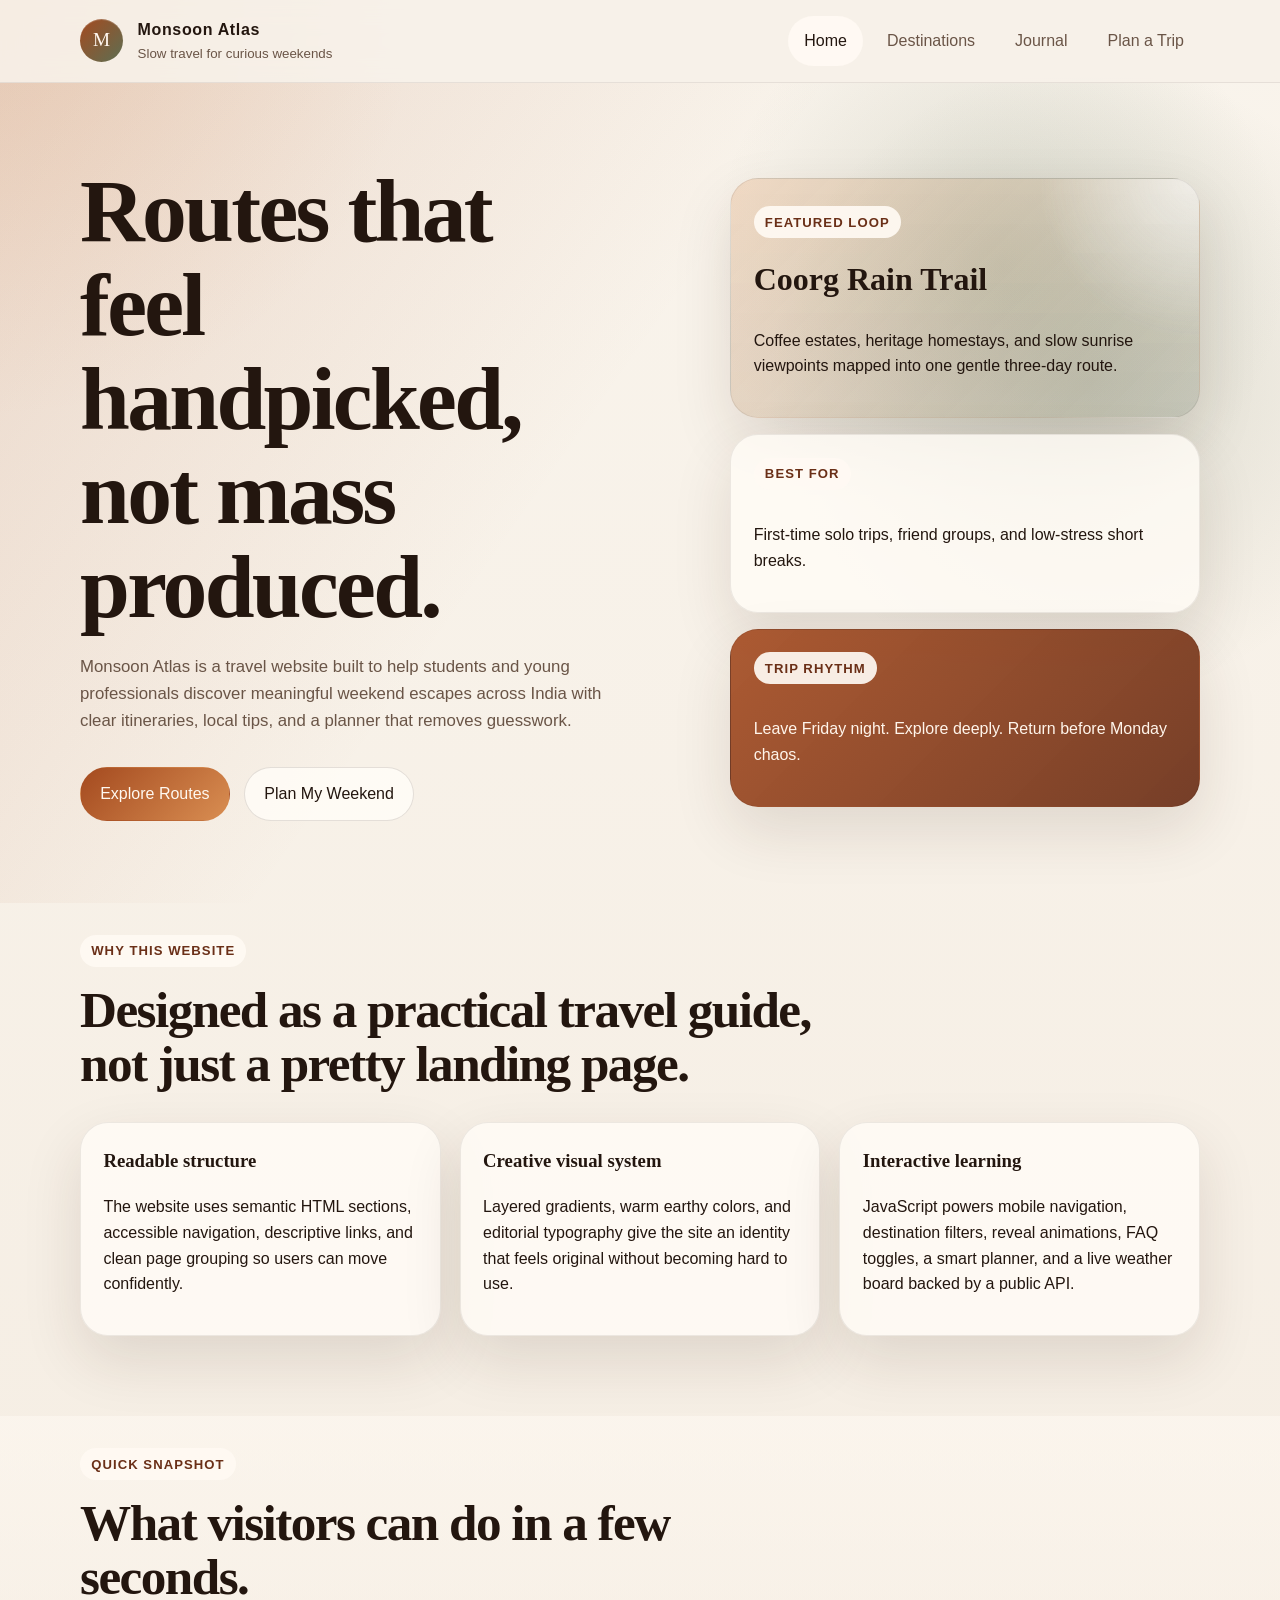
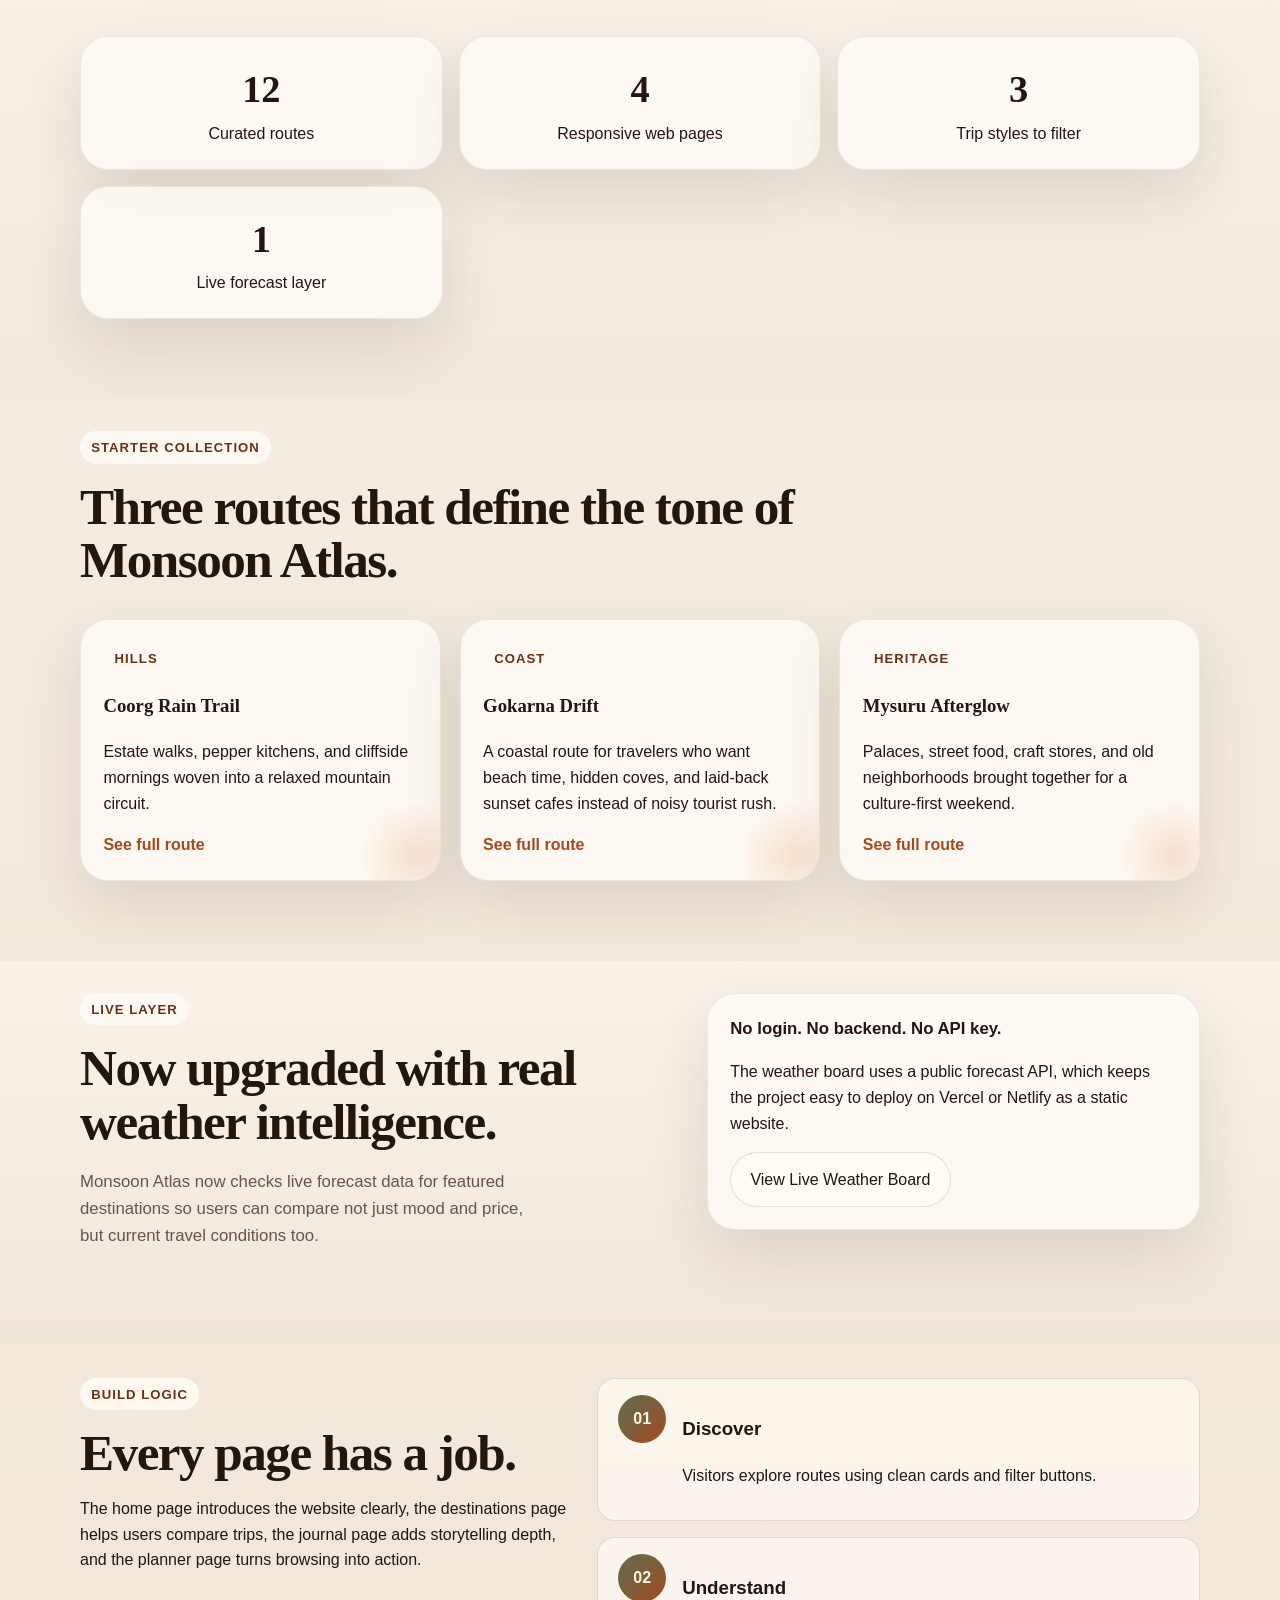
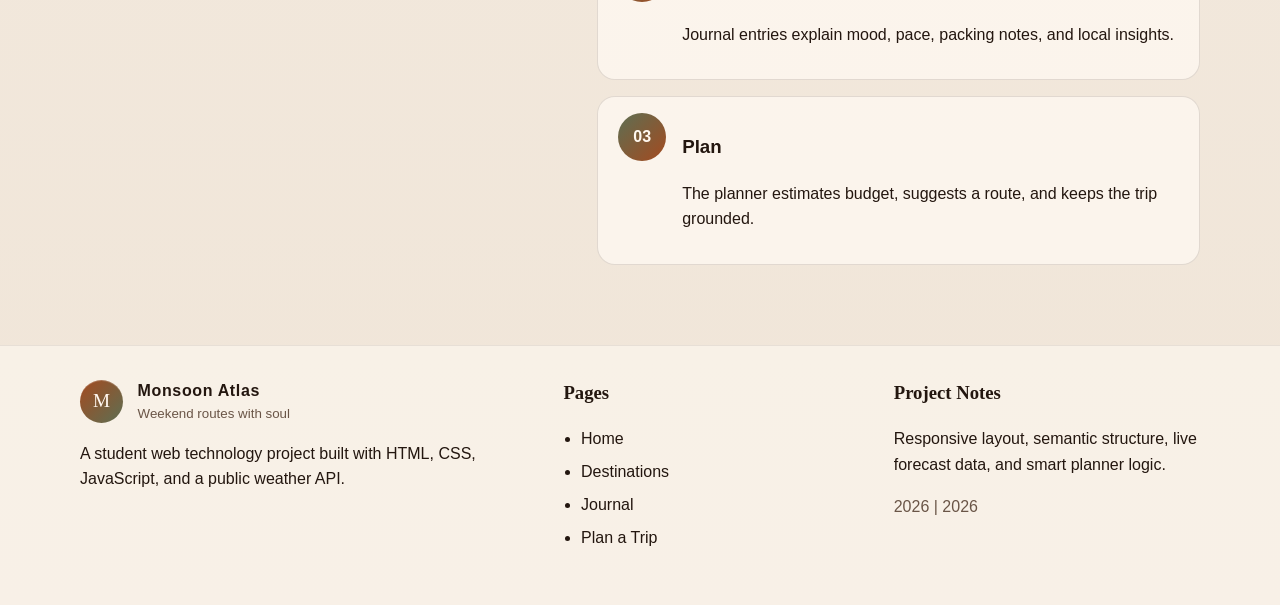
<file: index.html>
<!DOCTYPE html>
<html lang="en">
<head>
  <meta charset="UTF-8">
  <meta name="viewport" content="width=device-width, initial-scale=1.0">
  <title>Monsoon Atlas | Slow Travel for Curious Weekends</title>
  <meta
    name="description"
    content="Monsoon Atlas is a responsive travel website that curates soulful weekend routes, local stories, and easy planning tools."
  >
  <link rel="stylesheet" href="styles/main.css">
  <script src="scripts/main.js" defer></script>
</head>
<body>
  <div class="page-shell">
    <header class="site-header">
      <div class="container nav-wrap">
        <a class="brand" href="index.html" aria-label="Monsoon Atlas home">
          <span class="brand-mark">M</span>
          <span>
            <strong>Monsoon Atlas</strong>
            <small>Slow travel for curious weekends</small>
          </span>
        </a>

        <button class="menu-toggle" type="button" aria-expanded="false" aria-controls="site-nav">
          Menu
        </button>

        <nav id="site-nav" class="site-nav" aria-label="Primary">
          <a href="index.html">Home</a>
          <a href="destinations.html">Destinations</a>
          <a href="journal.html">Journal</a>
          <a href="contact.html">Plan a Trip</a>
        </nav>
      </div>
    </header>

    <main>
      <section class="hero">
        <div class="container hero-grid">
          <div class="hero-copy reveal">
            <!-- <p class="eyebrow">Activity 1 Web Project</p> -->
            <h1>Routes that feel handpicked, not mass produced.</h1>
            <p class="lead">
              Monsoon Atlas is a travel website built to help students and young professionals
              discover meaningful weekend escapes across India with clear itineraries, local tips,
              and a planner that removes guesswork.
            </p>
            <div class="hero-actions">
              <a class="button button-primary" href="destinations.html">Explore Routes</a>
              <a class="button button-secondary" href="contact.html">Plan My Weekend</a>
            </div>
          </div>

          <div class="hero-panel reveal">
            <div class="panel-card panel-card-large">
              <span class="kicker">Featured Loop</span>
              <h2>Coorg Rain Trail</h2>
              <p>
                Coffee estates, heritage homestays, and slow sunrise viewpoints mapped into one
                gentle three-day route.
              </p>
            </div>
            <div class="panel-card">
              <span class="kicker">Best For</span>
              <p>First-time solo trips, friend groups, and low-stress short breaks.</p>
            </div>
            <div class="panel-card accent-card">
              <span class="kicker">Trip Rhythm</span>
              <p>Leave Friday night. Explore deeply. Return before Monday chaos.</p>
            </div>
          </div>
        </div>
      </section>

      <section class="section">
        <div class="container">
          <div class="section-heading reveal">
            <p class="eyebrow">Why This Website</p>
            <h2>Designed as a practical travel guide, not just a pretty landing page.</h2>
          </div>

          <div class="grid grid-three">
            <article class="feature-card reveal">
              <h3>Readable structure</h3>
              <p>
                The website uses semantic HTML sections, accessible navigation, descriptive links,
                and clean page grouping so users can move confidently.
              </p>
            </article>
            <article class="feature-card reveal">
              <h3>Creative visual system</h3>
              <p>
                Layered gradients, warm earthy colors, and editorial typography give the site an
                identity that feels original without becoming hard to use.
              </p>
            </article>
            <article class="feature-card reveal">
              <h3>Interactive learning</h3>
              <p>
                JavaScript powers mobile navigation, destination filters, reveal animations, FAQ
                toggles, a smart planner, and a live weather board backed by a public API.
              </p>
            </article>
          </div>
        </div>
      </section>

      <section class="section section-highlight">
        <div class="container">
          <div class="section-heading reveal">
            <p class="eyebrow">Quick Snapshot</p>
            <h2>What visitors can do in a few seconds.</h2>
          </div>

          <div class="stats-grid">
            <article class="stat-card reveal">
              <strong>12</strong>
              <span>Curated routes</span>
            </article>
            <article class="stat-card reveal">
              <strong>4</strong>
              <span>Responsive web pages</span>
            </article>
            <article class="stat-card reveal">
              <strong>3</strong>
              <span>Trip styles to filter</span>
            </article>
            <article class="stat-card reveal">
              <strong>1</strong>
              <span>Live forecast layer</span>
            </article>
          </div>
        </div>
      </section>

      <section class="section">
        <div class="container">
          <div class="section-heading reveal">
            <p class="eyebrow">Starter Collection</p>
            <h2>Three routes that define the tone of Monsoon Atlas.</h2>
          </div>

          <div class="grid grid-three">
            <article class="trip-card reveal">
              <span class="trip-tag">Hills</span>
              <h3>Coorg Rain Trail</h3>
              <p>
                Estate walks, pepper kitchens, and cliffside mornings woven into a relaxed
                mountain circuit.
              </p>
              <a class="text-link" href="destinations.html">See full route</a>
            </article>

            <article class="trip-card reveal">
              <span class="trip-tag">Coast</span>
              <h3>Gokarna Drift</h3>
              <p>
                A coastal route for travelers who want beach time, hidden coves, and laid-back
                sunset cafes instead of noisy tourist rush.
              </p>
              <a class="text-link" href="destinations.html">See full route</a>
            </article>

            <article class="trip-card reveal">
              <span class="trip-tag">Heritage</span>
              <h3>Mysuru Afterglow</h3>
              <p>
                Palaces, street food, craft stores, and old neighborhoods brought together for a
                culture-first weekend.
              </p>
              <a class="text-link" href="destinations.html">See full route</a>
            </article>
          </div>
        </div>
      </section>

      <section class="section section-highlight">
        <div class="container api-banner reveal">
          <div>
            <p class="eyebrow">Live Layer</p>
            <h2>Now upgraded with real weather intelligence.</h2>
            <p class="lead narrow">
              Monsoon Atlas now checks live forecast data for featured destinations so users can
              compare not just mood and price, but current travel conditions too.
            </p>
          </div>
          <div class="api-banner-card">
            <strong>No login. No backend. No API key.</strong>
            <p>
              The weather board uses a public forecast API, which keeps the project easy to deploy
              on Vercel or Netlify as a static website.
            </p>
            <a class="button button-secondary" href="destinations.html">View Live Weather Board</a>
          </div>
        </div>
      </section>

      <section class="section">
        <div class="container split-panel">
          <div class="split-copy reveal">
            <p class="eyebrow">Build Logic</p>
            <h2>Every page has a job.</h2>
            <p>
              The home page introduces the website clearly, the destinations page helps users
              compare trips, the journal page adds storytelling depth, and the planner page turns
              browsing into action.
            </p>
          </div>

          <div class="process-list">
            <article class="process-step reveal">
              <span>01</span>
              <div>
                <h3>Discover</h3>
                <p>Visitors explore routes using clean cards and filter buttons.</p>
              </div>
            </article>
            <article class="process-step reveal">
              <span>02</span>
              <div>
                <h3>Understand</h3>
                <p>Journal entries explain mood, pace, packing notes, and local insights.</p>
              </div>
            </article>
            <article class="process-step reveal">
              <span>03</span>
              <div>
                <h3>Plan</h3>
                <p>The planner estimates budget, suggests a route, and keeps the trip grounded.</p>
              </div>
            </article>
          </div>
        </div>
      </section>
    </main>

    <footer class="site-footer">
      <div class="container footer-grid">
        <div>
          <a class="brand brand-footer" href="index.html">
            <span class="brand-mark">M</span>
            <span>
              <strong>Monsoon Atlas</strong>
              <small>Weekend routes with soul</small>
            </span>
          </a>
          <p>
            A student web technology project built with HTML, CSS, JavaScript, and a public weather API.
          </p>
        </div>

        <div>
          <h3>Pages</h3>
          <ul class="footer-links">
            <li><a href="index.html">Home</a></li>
            <li><a href="destinations.html">Destinations</a></li>
            <li><a href="journal.html">Journal</a></li>
            <li><a href="contact.html">Plan a Trip</a></li>
          </ul>
        </div>

        <div>
          <h3>Project Notes</h3>
          <p>Responsive layout, semantic structure, live forecast data, and smart planner logic.</p>
          <p class="footer-meta">2026 | <span data-year></span></p>
        </div>
      </div>
    </footer>
  </div>
</body>
</html>
</file>
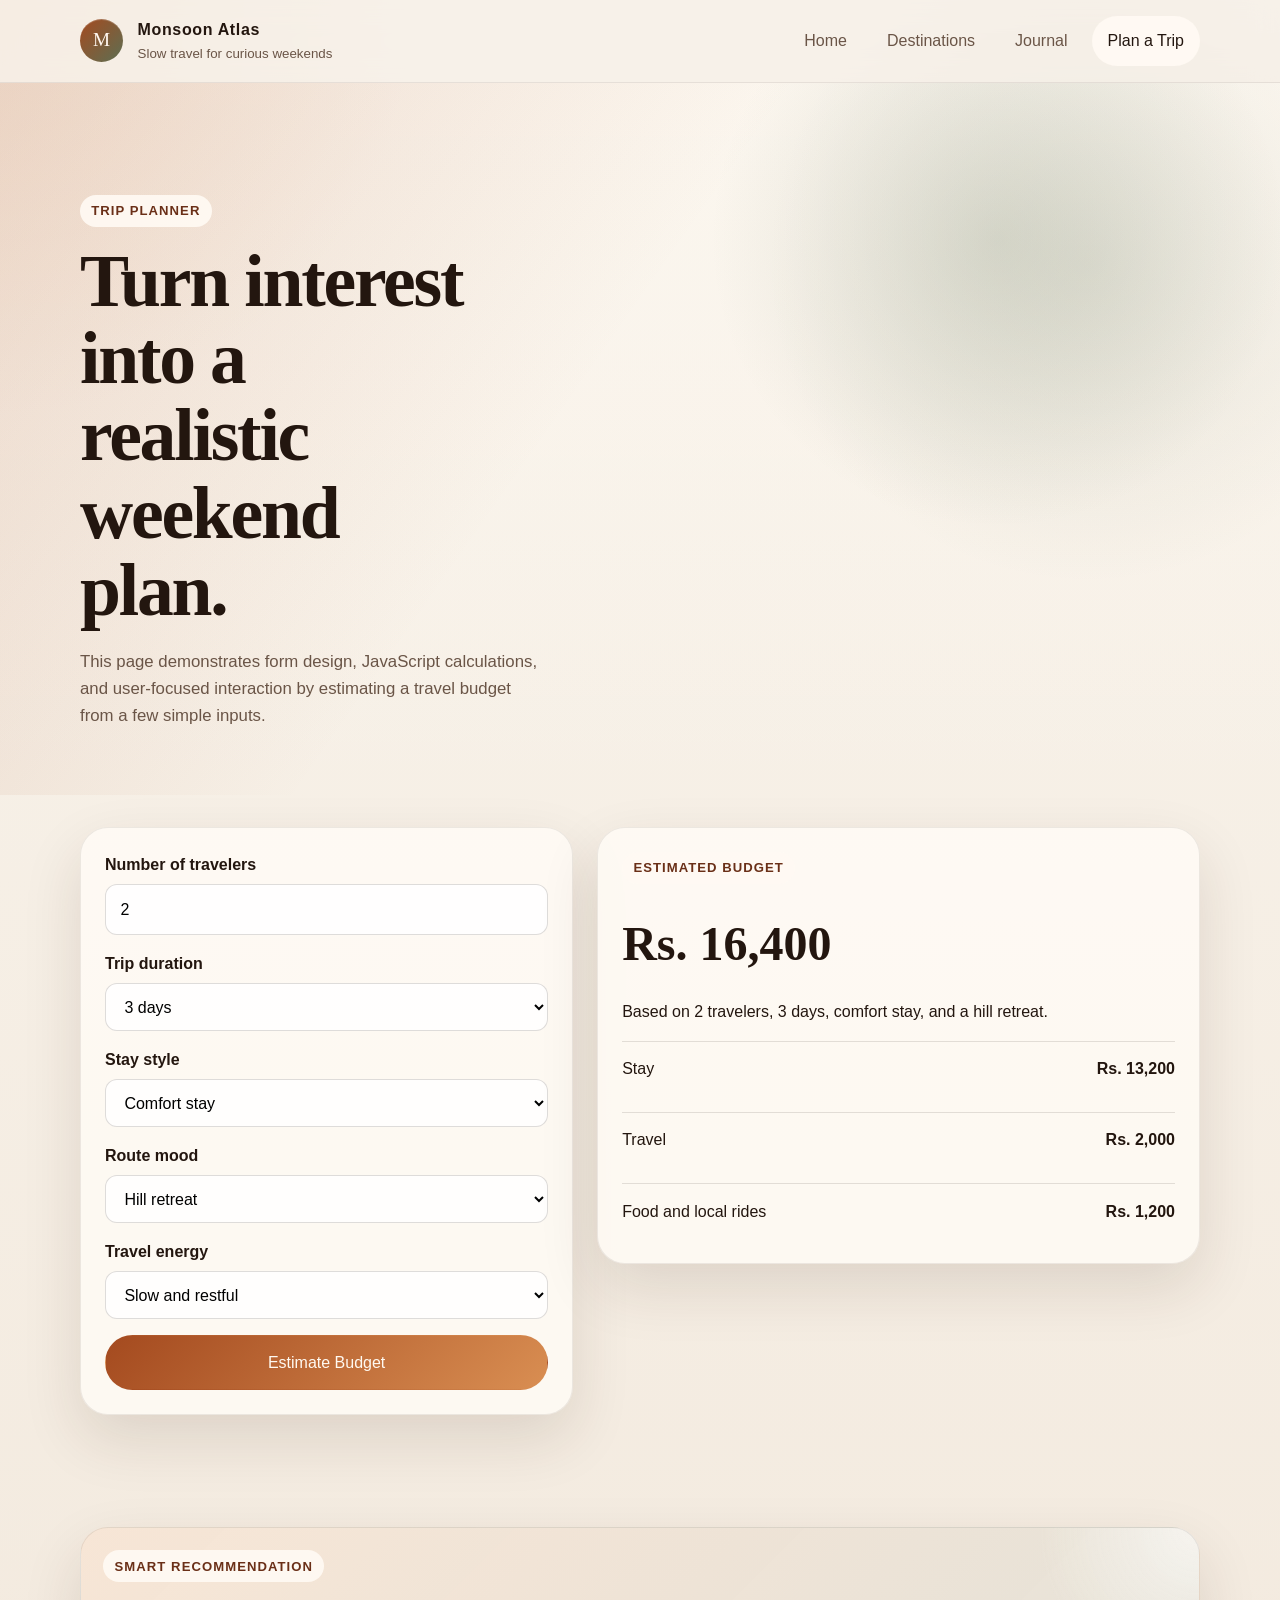
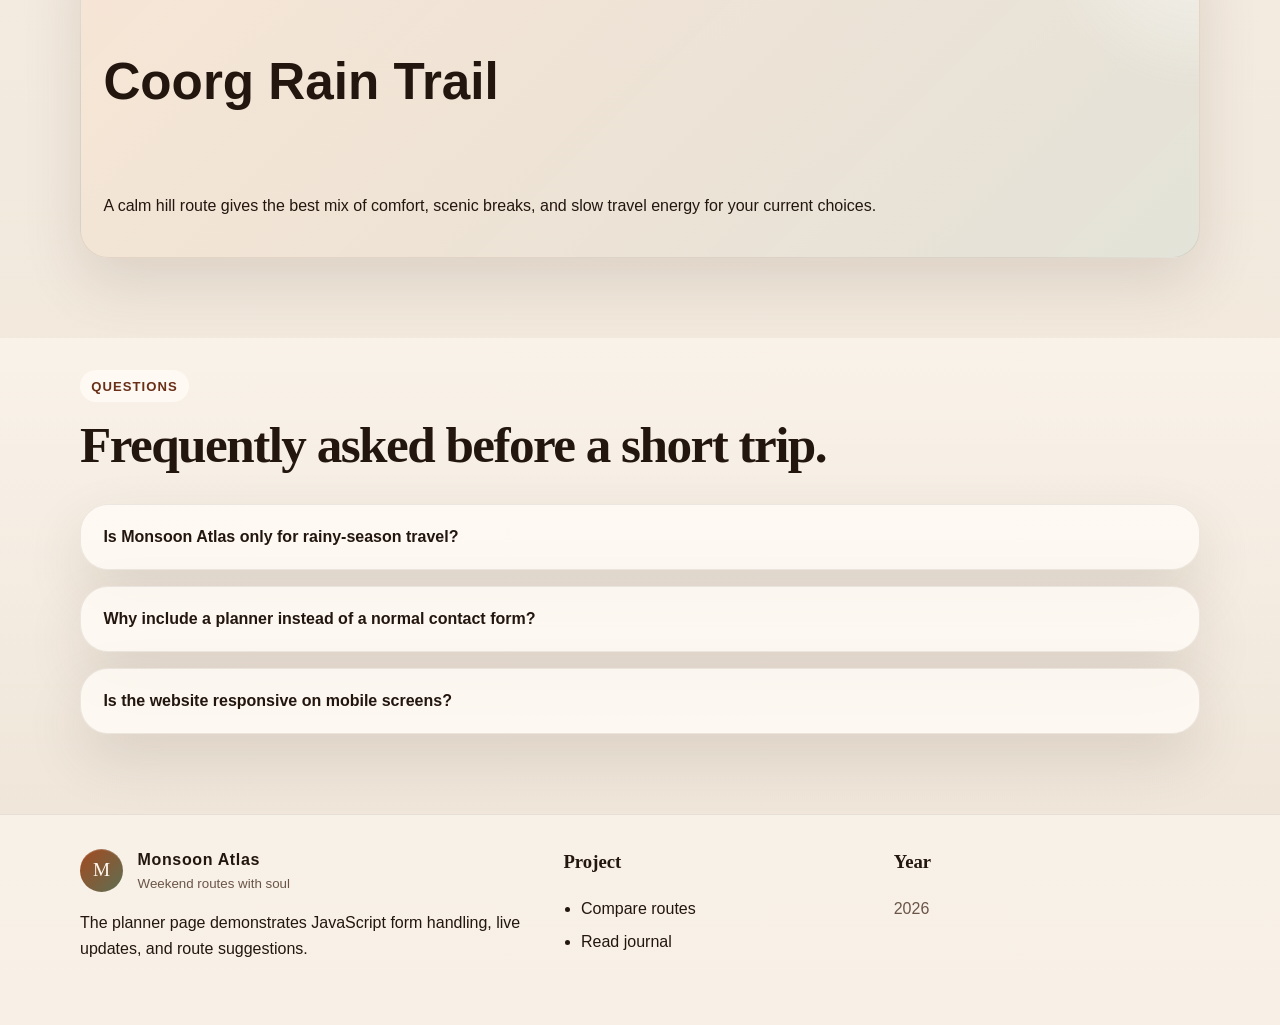
<file: contact.html>
<!DOCTYPE html>
<html lang="en">
<head>
  <meta charset="UTF-8">
  <meta name="viewport" content="width=device-width, initial-scale=1.0">
  <title>Plan a Trip | Monsoon Atlas</title>
  <meta
    name="description"
    content="Use the Monsoon Atlas trip planner to estimate a short-trip budget and read common travel FAQs."
  >
  <link rel="stylesheet" href="styles/main.css">
  <script src="scripts/main.js" defer></script>
</head>
<body>
  <div class="page-shell">
    <header class="site-header">
      <div class="container nav-wrap">
        <a class="brand" href="index.html" aria-label="Monsoon Atlas home">
          <span class="brand-mark">M</span>
          <span>
            <strong>Monsoon Atlas</strong>
            <small>Slow travel for curious weekends</small>
          </span>
        </a>

        <button class="menu-toggle" type="button" aria-expanded="false" aria-controls="site-nav">
          Menu
        </button>

        <nav id="site-nav" class="site-nav" aria-label="Primary">
          <a href="index.html">Home</a>
          <a href="destinations.html">Destinations</a>
          <a href="journal.html">Journal</a>
          <a href="contact.html">Plan a Trip</a>
        </nav>
      </div>
    </header>

    <main>
      <section class="page-hero page-hero-soft">
        <div class="container reveal">
          <p class="eyebrow">Trip Planner</p>
          <h1>Turn interest into a realistic weekend plan.</h1>
          <p class="lead narrow">
            This page demonstrates form design, JavaScript calculations, and user-focused
            interaction by estimating a travel budget from a few simple inputs.
          </p>
        </div>
      </section>

      <section class="section">
        <div class="container planner-grid">
          <form class="planner-form reveal" id="budget-form">
            <div class="form-row">
              <label for="travelers">Number of travelers</label>
              <input id="travelers" name="travelers" type="number" min="1" max="10" value="2">
            </div>

            <div class="form-row">
              <label for="days">Trip duration</label>
              <select id="days" name="days">
                <option value="2">2 days</option>
                <option value="3" selected>3 days</option>
                <option value="4">4 days</option>
              </select>
            </div>

            <div class="form-row">
              <label for="stay">Stay style</label>
              <select id="stay" name="stay">
                <option value="1200">Budget stay</option>
                <option value="2200" selected>Comfort stay</option>
                <option value="3600">Boutique stay</option>
              </select>
            </div>

            <div class="form-row">
              <label for="mood">Route mood</label>
              <select id="mood" name="mood">
                <option value="800">Coast escape</option>
                <option value="1000" selected>Hill retreat</option>
                <option value="900">Heritage trail</option>
              </select>
            </div>

            <div class="form-row">
              <label for="energy">Travel energy</label>
              <select id="energy" name="energy">
                <option value="slow" selected>Slow and restful</option>
                <option value="balanced">Balanced mix</option>
                <option value="active">Explore more</option>
              </select>
            </div>

            <button class="button button-primary" type="submit">Estimate Budget</button>
          </form>

          <aside class="budget-card reveal" aria-live="polite">
            <p class="eyebrow">Estimated Budget</p>
            <h2 id="budget-total">Rs. 9,800</h2>
            <p id="budget-note">
              Based on 2 travelers, 3 days, comfort stay, and a hill retreat route.
            </p>
            <div class="budget-breakdown">
              <p><span>Stay</span><strong id="stay-cost">Rs. 6,600</strong></p>
              <p><span>Travel</span><strong id="travel-cost">Rs. 2,000</strong></p>
              <p><span>Food and local rides</span><strong id="food-cost">Rs. 1,200</strong></p>
            </div>
          </aside>
        </div>
      </section>

      <section class="section">
        <div class="container">
          <article class="recommendation-card reveal" aria-live="polite">
            <div>
              <p class="eyebrow">Smart Recommendation</p>
              <h2 id="trip-match-title">Coorg Rain Trail</h2>
            </div>
            <p id="trip-match-text">
              Based on your current inputs, a calm hill route gives the best balance of weather,
              comfort stay value, and relaxed pacing.
            </p>
          </article>
        </div>
      </section>

      <section class="section section-highlight">
        <div class="container">
          <div class="section-heading reveal">
            <p class="eyebrow">Questions</p>
            <h2>Frequently asked before a short trip.</h2>
          </div>

          <div class="faq-list">
            <article class="faq-item reveal">
              <button class="faq-question" type="button" aria-expanded="false">
                Is Monsoon Atlas only for rainy-season travel?
              </button>
              <div class="faq-answer">
                <p>
                  No. The brand name suggests atmosphere, but the routes are useful all year and
                  the content can be updated seasonally.
                </p>
              </div>
            </article>

            <article class="faq-item reveal">
              <button class="faq-question" type="button" aria-expanded="false">
                Why include a planner instead of a normal contact form?
              </button>
              <div class="faq-answer">
                <p>
                  A planner adds more learning value because it uses JavaScript to perform a real
                  interaction, making the website functional and not just informational.
                </p>
              </div>
            </article>

            <article class="faq-item reveal">
              <button class="faq-question" type="button" aria-expanded="false">
                Is the website responsive on mobile screens?
              </button>
              <div class="faq-answer">
                <p>
                  Yes. The layout changes to single-column sections, the menu becomes a toggle
                  button, and spacing adjusts for smaller screens.
                </p>
              </div>
            </article>
          </div>
        </div>
      </section>
    </main>

    <footer class="site-footer">
      <div class="container footer-grid">
        <div>
          <a class="brand brand-footer" href="index.html">
            <span class="brand-mark">M</span>
            <span>
              <strong>Monsoon Atlas</strong>
              <small>Weekend routes with soul</small>
            </span>
          </a>
          <p>The planner page demonstrates JavaScript form handling, live updates, and route suggestions.</p>
        </div>
        <div>
          <h3>Project</h3>
          <ul class="footer-links">
            <li><a href="destinations.html">Compare routes</a></li>
            <li><a href="journal.html">Read journal</a></li>
          </ul>
        </div>
        <div>
          <h3>Year</h3>
          <p class="footer-meta"><span data-year></span></p>
        </div>
      </div>
    </footer>
  </div>
</body>
</html>
</file>
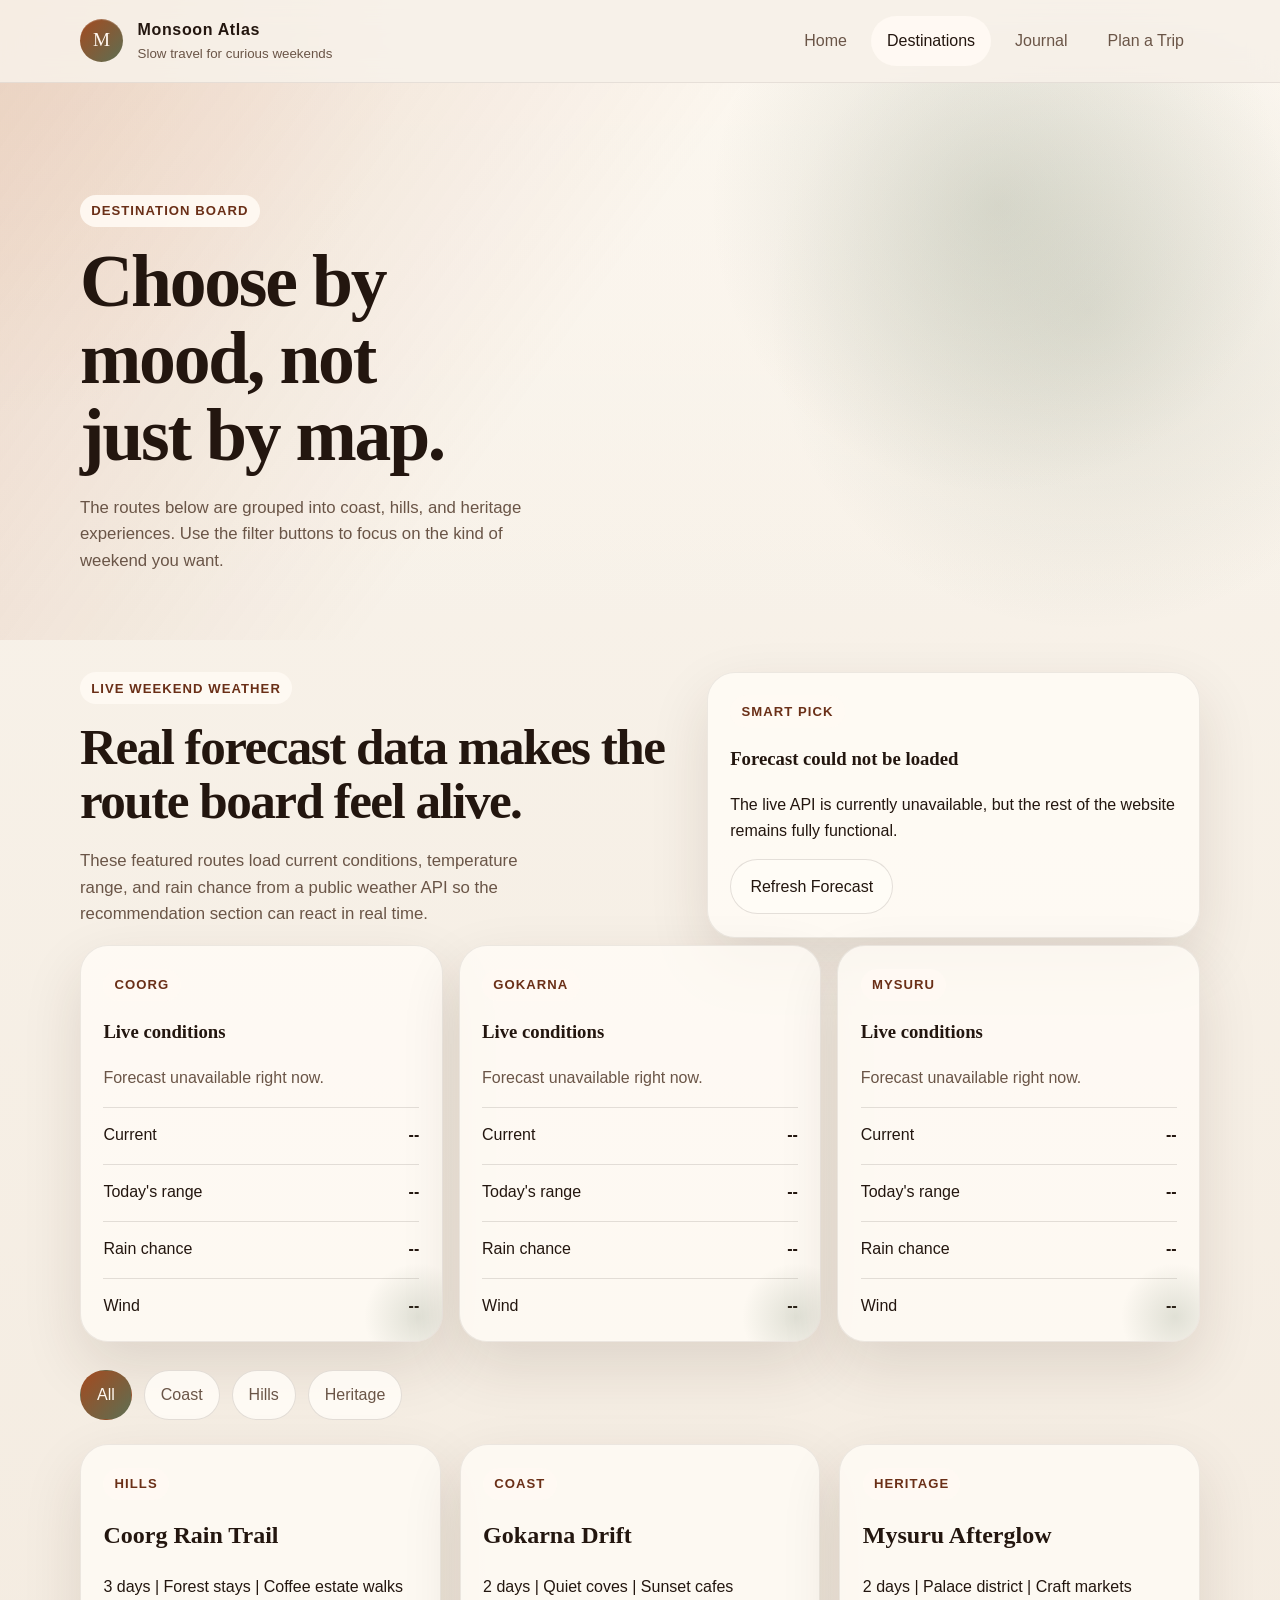
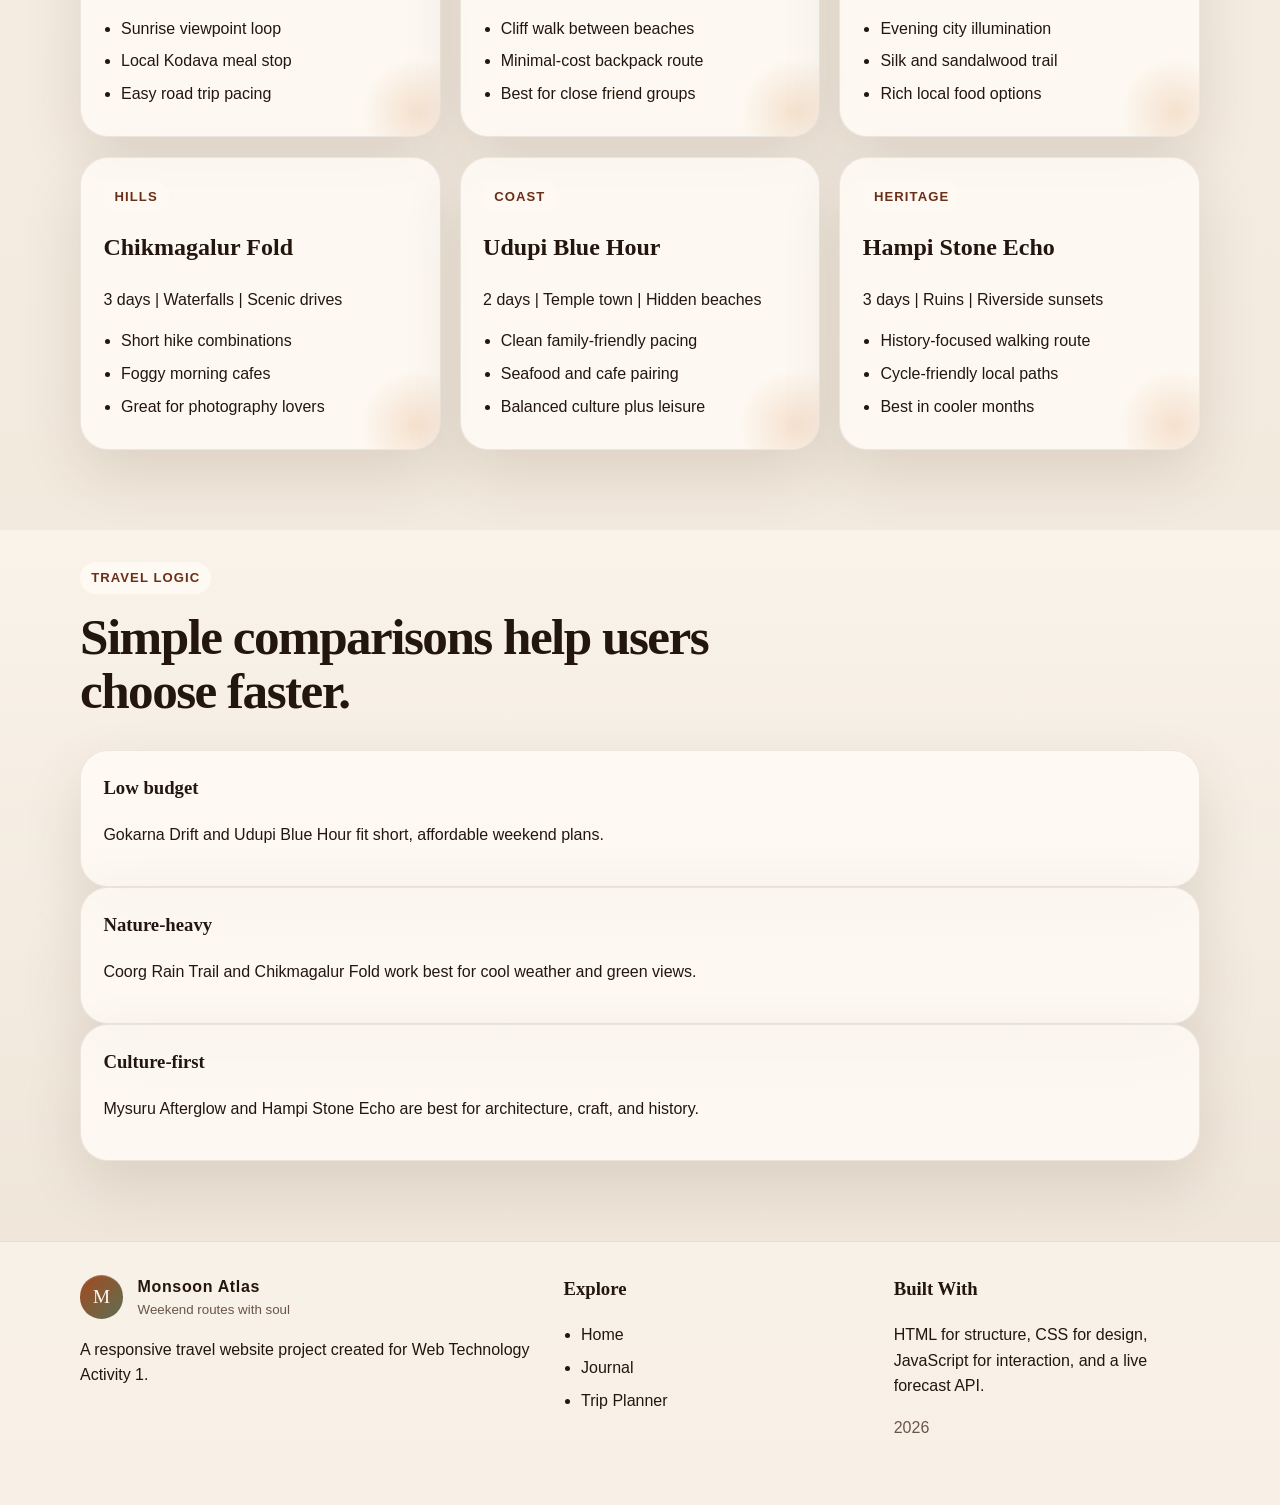
<file: destinations.html>
<!DOCTYPE html>
<html lang="en">
<head>
  <meta charset="UTF-8">
  <meta name="viewport" content="width=device-width, initial-scale=1.0">
  <title>Destinations | Monsoon Atlas</title>
  <meta
    name="description"
    content="Browse filterable weekend routes by coast, hills, and heritage on Monsoon Atlas."
  >
  <link rel="stylesheet" href="styles/main.css">
  <script src="scripts/main.js" defer></script>
</head>
<body>
  <div class="page-shell">
    <header class="site-header">
      <div class="container nav-wrap">
        <a class="brand" href="index.html" aria-label="Monsoon Atlas home">
          <span class="brand-mark">M</span>
          <span>
            <strong>Monsoon Atlas</strong>
            <small>Slow travel for curious weekends</small>
          </span>
        </a>

        <button class="menu-toggle" type="button" aria-expanded="false" aria-controls="site-nav">
          Menu
        </button>

        <nav id="site-nav" class="site-nav" aria-label="Primary">
          <a href="index.html">Home</a>
          <a href="destinations.html">Destinations</a>
          <a href="journal.html">Journal</a>
          <a href="contact.html">Plan a Trip</a>
        </nav>
      </div>
    </header>

    <main>
      <section class="page-hero page-hero-soft">
        <div class="container reveal">
          <p class="eyebrow">Destination Board</p>
          <h1>Choose by mood, not just by map.</h1>
          <p class="lead narrow">
            The routes below are grouped into coast, hills, and heritage experiences. Use the
            filter buttons to focus on the kind of weekend you want.
          </p>
        </div>
      </section>

      <section class="section">
        <div class="container">
          <div class="weather-board reveal">
            <div class="weather-board-copy">
              <p class="eyebrow">Live Weekend Weather</p>
              <h2>Real forecast data makes the route board feel alive.</h2>
              <p class="lead narrow">
                These featured routes load current conditions, temperature range, and rain chance
                from a public weather API so the recommendation section can react in real time.
              </p>
            </div>

            <aside class="weather-summary-card" aria-live="polite">
              <p class="eyebrow">Smart Pick</p>
              <h3 id="weather-summary-title">Checking the best weather window...</h3>
              <p id="weather-summary-text">
                Forecast data is loading for Coorg, Gokarna, and Mysuru.
              </p>
              <button class="button button-secondary" type="button" id="refresh-weather">
                Refresh Forecast
              </button>
            </aside>
          </div>

          <div class="grid grid-three weather-grid">
            <article
              class="weather-card reveal"
              data-weather-card
              data-name="Coorg Rain Trail"
              data-lat="12.3375"
              data-lon="75.8069"
            >
              <p class="trip-tag">Coorg</p>
              <h3>Live conditions</h3>
              <p class="weather-status" data-weather-status>Loading forecast...</p>
              <div class="weather-metrics">
                <p><span>Current</span><strong data-weather-temp>--</strong></p>
                <p><span>Today's range</span><strong data-weather-range>--</strong></p>
                <p><span>Rain chance</span><strong data-weather-rain>--</strong></p>
                <p><span>Wind</span><strong data-weather-wind>--</strong></p>
              </div>
            </article>

            <article
              class="weather-card reveal"
              data-weather-card
              data-name="Gokarna Drift"
              data-lat="14.5501"
              data-lon="74.3188"
            >
              <p class="trip-tag">Gokarna</p>
              <h3>Live conditions</h3>
              <p class="weather-status" data-weather-status>Loading forecast...</p>
              <div class="weather-metrics">
                <p><span>Current</span><strong data-weather-temp>--</strong></p>
                <p><span>Today's range</span><strong data-weather-range>--</strong></p>
                <p><span>Rain chance</span><strong data-weather-rain>--</strong></p>
                <p><span>Wind</span><strong data-weather-wind>--</strong></p>
              </div>
            </article>

            <article
              class="weather-card reveal"
              data-weather-card
              data-name="Mysuru Afterglow"
              data-lat="12.2958"
              data-lon="76.6394"
            >
              <p class="trip-tag">Mysuru</p>
              <h3>Live conditions</h3>
              <p class="weather-status" data-weather-status>Loading forecast...</p>
              <div class="weather-metrics">
                <p><span>Current</span><strong data-weather-temp>--</strong></p>
                <p><span>Today's range</span><strong data-weather-range>--</strong></p>
                <p><span>Rain chance</span><strong data-weather-rain>--</strong></p>
                <p><span>Wind</span><strong data-weather-wind>--</strong></p>
              </div>
            </article>
          </div>

          <div class="filter-row reveal" aria-label="Destination categories">
            <button class="filter-button active" type="button" data-filter-button="all">All</button>
            <button class="filter-button" type="button" data-filter-button="coast">Coast</button>
            <button class="filter-button" type="button" data-filter-button="hills">Hills</button>
            <button class="filter-button" type="button" data-filter-button="heritage">Heritage</button>
          </div>

          <div class="grid grid-three destinations-grid">
            <article class="destination-card reveal" data-category="hills">
              <span class="trip-tag">Hills</span>
              <h2>Coorg Rain Trail</h2>
              <p>3 days | Forest stays | Coffee estate walks</p>
              <ul class="mini-list">
                <li>Sunrise viewpoint loop</li>
                <li>Local Kodava meal stop</li>
                <li>Easy road trip pacing</li>
              </ul>
            </article>

            <article class="destination-card reveal" data-category="coast">
              <span class="trip-tag">Coast</span>
              <h2>Gokarna Drift</h2>
              <p>2 days | Quiet coves | Sunset cafes</p>
              <ul class="mini-list">
                <li>Cliff walk between beaches</li>
                <li>Minimal-cost backpack route</li>
                <li>Best for close friend groups</li>
              </ul>
            </article>

            <article class="destination-card reveal" data-category="heritage">
              <span class="trip-tag">Heritage</span>
              <h2>Mysuru Afterglow</h2>
              <p>2 days | Palace district | Craft markets</p>
              <ul class="mini-list">
                <li>Evening city illumination</li>
                <li>Silk and sandalwood trail</li>
                <li>Rich local food options</li>
              </ul>
            </article>

            <article class="destination-card reveal" data-category="hills">
              <span class="trip-tag">Hills</span>
              <h2>Chikmagalur Fold</h2>
              <p>3 days | Waterfalls | Scenic drives</p>
              <ul class="mini-list">
                <li>Short hike combinations</li>
                <li>Foggy morning cafes</li>
                <li>Great for photography lovers</li>
              </ul>
            </article>

            <article class="destination-card reveal" data-category="coast">
              <span class="trip-tag">Coast</span>
              <h2>Udupi Blue Hour</h2>
              <p>2 days | Temple town | Hidden beaches</p>
              <ul class="mini-list">
                <li>Clean family-friendly pacing</li>
                <li>Seafood and cafe pairing</li>
                <li>Balanced culture plus leisure</li>
              </ul>
            </article>

            <article class="destination-card reveal" data-category="heritage">
              <span class="trip-tag">Heritage</span>
              <h2>Hampi Stone Echo</h2>
              <p>3 days | Ruins | Riverside sunsets</p>
              <ul class="mini-list">
                <li>History-focused walking route</li>
                <li>Cycle-friendly local paths</li>
                <li>Best in cooler months</li>
              </ul>
            </article>
          </div>
        </div>
      </section>

      <section class="section section-highlight">
        <div class="container">
          <div class="section-heading reveal">
            <p class="eyebrow">Travel Logic</p>
            <h2>Simple comparisons help users choose faster.</h2>
          </div>

          <div class="comparison-grid">
            <article class="comparison-card reveal">
              <h3>Low budget</h3>
              <p>Gokarna Drift and Udupi Blue Hour fit short, affordable weekend plans.</p>
            </article>
            <article class="comparison-card reveal">
              <h3>Nature-heavy</h3>
              <p>Coorg Rain Trail and Chikmagalur Fold work best for cool weather and green views.</p>
            </article>
            <article class="comparison-card reveal">
              <h3>Culture-first</h3>
              <p>Mysuru Afterglow and Hampi Stone Echo are best for architecture, craft, and history.</p>
            </article>
          </div>
        </div>
      </section>
    </main>

    <footer class="site-footer">
      <div class="container footer-grid">
        <div>
          <a class="brand brand-footer" href="index.html">
            <span class="brand-mark">M</span>
            <span>
              <strong>Monsoon Atlas</strong>
              <small>Weekend routes with soul</small>
            </span>
          </a>
          <p>A responsive travel website project created for Web Technology Activity 1.</p>
        </div>
        <div>
          <h3>Explore</h3>
          <ul class="footer-links">
            <li><a href="index.html">Home</a></li>
            <li><a href="journal.html">Journal</a></li>
            <li><a href="contact.html">Trip Planner</a></li>
          </ul>
        </div>
        <div>
          <h3>Built With</h3>
          <p>HTML for structure, CSS for design, JavaScript for interaction, and a live forecast API.</p>
          <p class="footer-meta"><span data-year></span></p>
        </div>
      </div>
    </footer>
  </div>
</body>
</html>
</file>
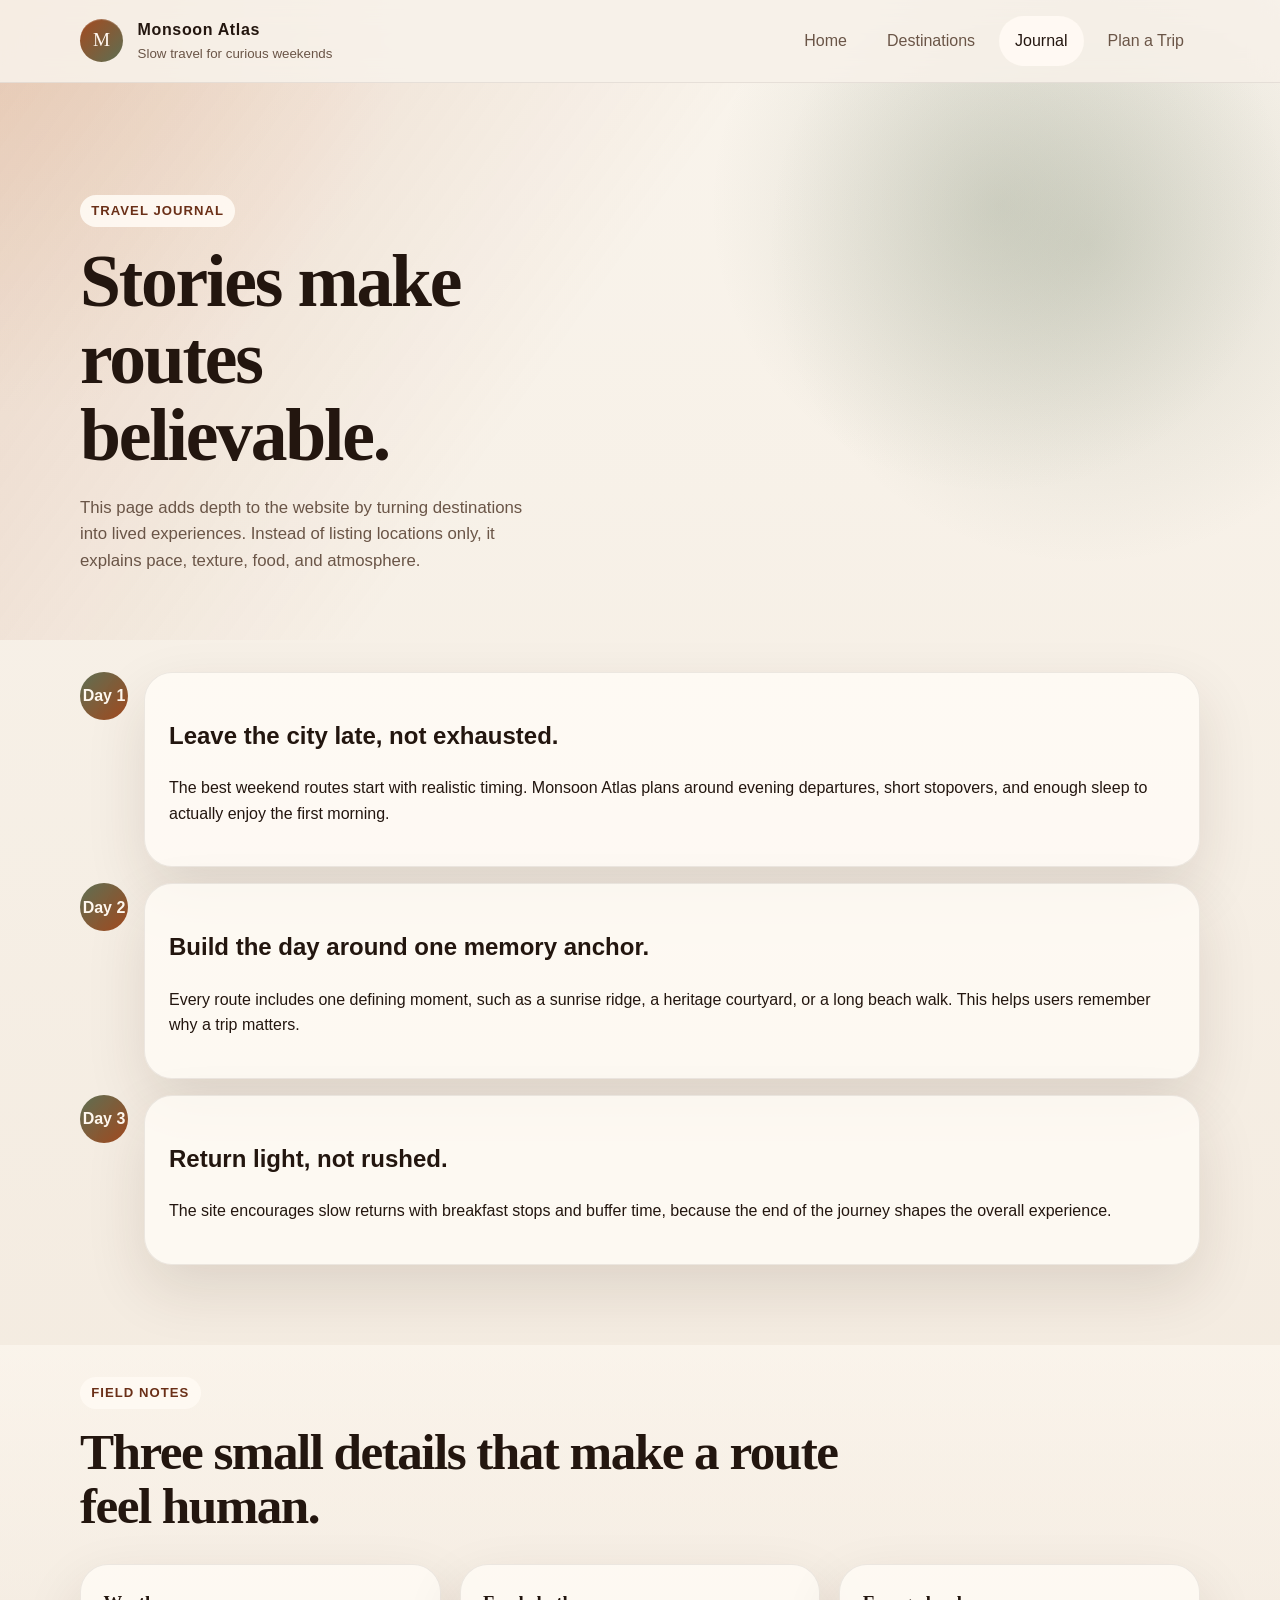
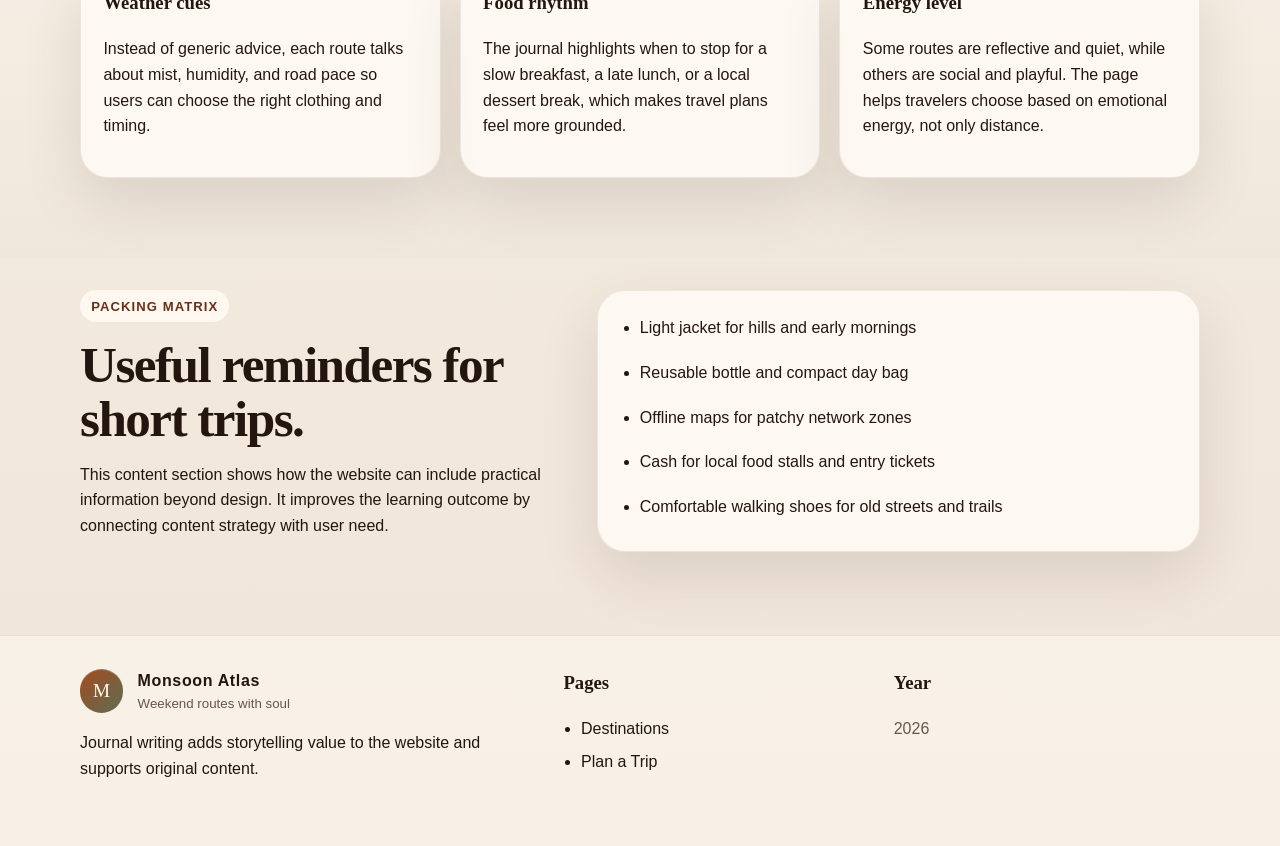
<file: journal.html>
<!DOCTYPE html>
<html lang="en">
<head>
  <meta charset="UTF-8">
  <meta name="viewport" content="width=device-width, initial-scale=1.0">
  <title>Journal | Monsoon Atlas</title>
  <meta
    name="description"
    content="Read route stories, travel notes, and planning advice on the Monsoon Atlas journal page."
  >
  <link rel="stylesheet" href="styles/main.css">
  <script src="scripts/main.js" defer></script>
</head>
<body>
  <div class="page-shell">
    <header class="site-header">
      <div class="container nav-wrap">
        <a class="brand" href="index.html" aria-label="Monsoon Atlas home">
          <span class="brand-mark">M</span>
          <span>
            <strong>Monsoon Atlas</strong>
            <small>Slow travel for curious weekends</small>
          </span>
        </a>

        <button class="menu-toggle" type="button" aria-expanded="false" aria-controls="site-nav">
          Menu
        </button>

        <nav id="site-nav" class="site-nav" aria-label="Primary">
          <a href="index.html">Home</a>
          <a href="destinations.html">Destinations</a>
          <a href="journal.html">Journal</a>
          <a href="contact.html">Plan a Trip</a>
        </nav>
      </div>
    </header>

    <main>
      <section class="page-hero">
        <div class="container reveal">
          <p class="eyebrow">Travel Journal</p>
          <h1>Stories make routes believable.</h1>
          <p class="lead narrow">
            This page adds depth to the website by turning destinations into lived experiences.
            Instead of listing locations only, it explains pace, texture, food, and atmosphere.
          </p>
        </div>
      </section>

      <section class="section">
        <div class="container">
          <div class="timeline">
            <article class="timeline-item reveal">
              <span class="timeline-day">Day 1</span>
              <div class="timeline-card">
                <h2>Leave the city late, not exhausted.</h2>
                <p>
                  The best weekend routes start with realistic timing. Monsoon Atlas plans around
                  evening departures, short stopovers, and enough sleep to actually enjoy the first morning.
                </p>
              </div>
            </article>

            <article class="timeline-item reveal">
              <span class="timeline-day">Day 2</span>
              <div class="timeline-card">
                <h2>Build the day around one memory anchor.</h2>
                <p>
                  Every route includes one defining moment, such as a sunrise ridge, a heritage
                  courtyard, or a long beach walk. This helps users remember why a trip matters.
                </p>
              </div>
            </article>

            <article class="timeline-item reveal">
              <span class="timeline-day">Day 3</span>
              <div class="timeline-card">
                <h2>Return light, not rushed.</h2>
                <p>
                  The site encourages slow returns with breakfast stops and buffer time, because
                  the end of the journey shapes the overall experience.
                </p>
              </div>
            </article>
          </div>
        </div>
      </section>

      <section class="section section-highlight">
        <div class="container">
          <div class="section-heading reveal">
            <p class="eyebrow">Field Notes</p>
            <h2>Three small details that make a route feel human.</h2>
          </div>

          <div class="grid grid-three">
            <article class="feature-card reveal">
              <h3>Weather cues</h3>
              <p>
                Instead of generic advice, each route talks about mist, humidity, and road pace so
                users can choose the right clothing and timing.
              </p>
            </article>
            <article class="feature-card reveal">
              <h3>Food rhythm</h3>
              <p>
                The journal highlights when to stop for a slow breakfast, a late lunch, or a local
                dessert break, which makes travel plans feel more grounded.
              </p>
            </article>
            <article class="feature-card reveal">
              <h3>Energy level</h3>
              <p>
                Some routes are reflective and quiet, while others are social and playful. The page
                helps travelers choose based on emotional energy, not only distance.
              </p>
            </article>
          </div>
        </div>
      </section>

      <section class="section">
        <div class="container split-panel">
          <div class="split-copy reveal">
            <p class="eyebrow">Packing Matrix</p>
            <h2>Useful reminders for short trips.</h2>
            <p>
              This content section shows how the website can include practical information beyond
              design. It improves the learning outcome by connecting content strategy with user need.
            </p>
          </div>

          <div class="checklist-card reveal">
            <ul class="checklist">
              <li>Light jacket for hills and early mornings</li>
              <li>Reusable bottle and compact day bag</li>
              <li>Offline maps for patchy network zones</li>
              <li>Cash for local food stalls and entry tickets</li>
              <li>Comfortable walking shoes for old streets and trails</li>
            </ul>
          </div>
        </div>
      </section>
    </main>

    <footer class="site-footer">
      <div class="container footer-grid">
        <div>
          <a class="brand brand-footer" href="index.html">
            <span class="brand-mark">M</span>
            <span>
              <strong>Monsoon Atlas</strong>
              <small>Weekend routes with soul</small>
            </span>
          </a>
          <p>Journal writing adds storytelling value to the website and supports original content.</p>
        </div>
        <div>
          <h3>Pages</h3>
          <ul class="footer-links">
            <li><a href="destinations.html">Destinations</a></li>
            <li><a href="contact.html">Plan a Trip</a></li>
          </ul>
        </div>
        <div>
          <h3>Year</h3>
          <p class="footer-meta"><span data-year></span></p>
        </div>
      </div>
    </footer>
  </div>
</body>
</html>
</file>
<file: styles/main.css>
:root {
  --bg: #f6f0e8;
  --bg-alt: #efe6da;
  --surface: rgba(255, 252, 246, 0.82);
  --surface-strong: #fffaf3;
  --text: #23160f;
  --muted: #6a5547;
  --line: rgba(35, 22, 15, 0.12);
  --accent: #a44a1f;
  --accent-deep: #6a2f17;
  --accent-soft: #d98e52;
  --sage: #5d6f53;
  --shadow: 0 24px 60px rgba(58, 33, 19, 0.12);
  --radius-lg: 28px;
  --radius-md: 18px;
  --radius-sm: 12px;
  --container: min(1120px, calc(100% - 2rem));
}

*,
*::before,
*::after {
  box-sizing: border-box;
}

html {
  scroll-behavior: smooth;
}

body {
  margin: 0;
  color: var(--text);
  font-family: "Trebuchet MS", "Segoe UI", sans-serif;
  line-height: 1.6;
  background:
    radial-gradient(circle at top left, rgba(217, 142, 82, 0.18), transparent 26rem),
    radial-gradient(circle at 85% 10%, rgba(93, 111, 83, 0.18), transparent 20rem),
    linear-gradient(180deg, #f9f4ec 0%, #f0e5d8 100%);
}

img {
  max-width: 100%;
  display: block;
}

a {
  color: inherit;
  text-decoration: none;
}

button,
input,
select {
  font: inherit;
}

.container {
  width: var(--container);
  margin: 0 auto;
}

.page-shell {
  min-height: 100vh;
}

.site-header {
  position: sticky;
  top: 0;
  z-index: 10;
  backdrop-filter: blur(14px);
  background: rgba(246, 240, 232, 0.78);
  border-bottom: 1px solid rgba(35, 22, 15, 0.08);
}

.nav-wrap {
  display: flex;
  align-items: center;
  justify-content: space-between;
  gap: 1rem;
  padding: 1rem 0;
}

.brand,
.brand-footer {
  display: inline-flex;
  align-items: center;
  gap: 0.9rem;
}

.brand strong,
.brand-footer strong {
  display: block;
  font-size: 1rem;
  letter-spacing: 0.04em;
}

.brand small,
.brand-footer small {
  display: block;
  color: var(--muted);
}

.brand-mark {
  display: grid;
  place-items: center;
  width: 2.7rem;
  height: 2.7rem;
  border-radius: 50%;
  color: #fff7ef;
  font-family: Georgia, "Times New Roman", serif;
  font-size: 1.2rem;
  background: linear-gradient(135deg, var(--accent), var(--sage));
  box-shadow: inset 0 1px 0 rgba(255, 255, 255, 0.2);
}

.site-nav {
  display: flex;
  align-items: center;
  gap: 0.5rem;
}

.site-nav a {
  padding: 0.75rem 1rem;
  border-radius: 999px;
  color: var(--muted);
  transition: 180ms ease;
}

.site-nav a:hover,
.site-nav a.active {
  color: var(--text);
  background: rgba(255, 250, 243, 0.9);
}

.menu-toggle {
  display: none;
  padding: 0.8rem 1rem;
  border: 1px solid var(--line);
  border-radius: 999px;
  color: var(--text);
  background: rgba(255, 255, 255, 0.7);
}

.hero,
.page-hero,
.page-hero-soft {
  position: relative;
  overflow: clip;
}

.hero::before,
.page-hero::before,
.page-hero-soft::before {
  content: "";
  position: absolute;
  inset: 0;
  background:
    linear-gradient(125deg, rgba(164, 74, 31, 0.16), transparent 45%),
    radial-gradient(circle at 78% 22%, rgba(93, 111, 83, 0.18), transparent 18rem);
  pointer-events: none;
}

.hero-grid,
.planner-grid,
.split-panel,
.api-banner,
.weather-board {
  display: grid;
  gap: 1.5rem;
}

.hero-grid {
  grid-template-columns: 1.2fr 0.9fr;
  align-items: center;
  min-height: calc(100vh - 5rem);
  padding: 4rem 0;
}

.api-banner,
.weather-board {
  grid-template-columns: 1.1fr 0.9fr;
  align-items: start;
}

.hero-copy h1,
.page-hero h1,
.page-hero-soft h1,
.section-heading h2,
.split-copy h2,
.api-banner h2,
.weather-board h2 {
  margin: 0;
  font-family: Georgia, "Times New Roman", serif;
  line-height: 1.05;
  letter-spacing: -0.03em;
}

.hero-copy h1 {
  font-size: clamp(3rem, 7vw, 5.7rem);
  max-width: 12ch;
}

.page-hero,
.page-hero-soft {
  padding: 7rem 0 3rem;
}

.page-hero h1,
.page-hero-soft h1 {
  font-size: clamp(2.5rem, 6vw, 4.6rem);
  max-width: 11ch;
}

.page-hero-soft {
  background: linear-gradient(180deg, rgba(255, 250, 243, 0.45), transparent);
}

.lead {
  max-width: 60ch;
  margin-top: 1.25rem;
  font-size: 1.05rem;
  color: var(--muted);
}

.lead.narrow {
  max-width: 50ch;
}

.eyebrow,
.kicker,
.trip-tag {
  display: inline-flex;
  align-items: center;
  gap: 0.35rem;
  width: fit-content;
  margin: 0 0 1rem;
  padding: 0.35rem 0.7rem;
  border-radius: 999px;
  background: rgba(255, 250, 243, 0.92);
  color: var(--accent-deep);
  font-size: 0.82rem;
  font-weight: 700;
  letter-spacing: 0.08em;
  text-transform: uppercase;
}

.hero-actions {
  display: flex;
  flex-wrap: wrap;
  gap: 0.9rem;
  margin-top: 2rem;
}

.button {
  display: inline-flex;
  align-items: center;
  justify-content: center;
  min-height: 3rem;
  padding: 0.85rem 1.2rem;
  border-radius: 999px;
  border: 1px solid transparent;
  transition: transform 180ms ease, background 180ms ease, border-color 180ms ease;
  cursor: pointer;
}

.button:hover {
  transform: translateY(-2px);
}

.button-primary {
  color: #fff9f1;
  background: linear-gradient(135deg, var(--accent), var(--accent-soft));
}

.button-secondary {
  color: var(--text);
  background: rgba(255, 252, 246, 0.88);
  border-color: rgba(35, 22, 15, 0.12);
}

.hero-panel,
.process-list,
.budget-breakdown,
.faq-list,
.timeline,
.weather-metrics {
  display: grid;
  gap: 1rem;
}

.panel-card,
.feature-card,
.trip-card,
.stat-card,
.comparison-card,
.timeline-card,
.checklist-card,
.planner-form,
.budget-card,
.faq-item,
.destination-card,
.weather-summary-card,
.weather-card,
.recommendation-card,
.api-banner-card {
  border: 1px solid rgba(35, 22, 15, 0.08);
  border-radius: var(--radius-lg);
  background: var(--surface);
  box-shadow: var(--shadow);
}

.panel-card,
.feature-card,
.trip-card,
.comparison-card,
.destination-card,
.stat-card,
.weather-card,
.api-banner-card,
.weather-summary-card,
.recommendation-card {
  padding: 1.4rem;
}

.panel-card-large {
  min-height: 15rem;
  display: flex;
  flex-direction: column;
  justify-content: flex-end;
  background:
    linear-gradient(180deg, transparent, rgba(35, 22, 15, 0.03)),
    radial-gradient(circle at top right, rgba(255, 255, 255, 0.65), transparent 10rem),
    linear-gradient(135deg, rgba(217, 142, 82, 0.25), rgba(93, 111, 83, 0.18));
}

.panel-card h2 {
  margin: 0 0 0.4rem;
  font-family: Georgia, "Times New Roman", serif;
  font-size: 2rem;
}

.accent-card {
  background: linear-gradient(135deg, rgba(164, 74, 31, 0.9), rgba(106, 47, 23, 0.92));
  color: #fff5eb;
}

.section {
  padding: 2rem 0 5rem;
}

.section-highlight {
  background: linear-gradient(180deg, rgba(255, 250, 243, 0.55), rgba(239, 230, 218, 0.55));
}

.section-heading {
  max-width: 48rem;
  margin-bottom: 2rem;
}

.section-heading h2,
.split-copy h2,
.api-banner h2,
.weather-board h2,
.recommendation-card h2 {
  font-size: clamp(2rem, 4vw, 3.25rem);
}

.grid {
  display: grid;
  gap: 1.2rem;
}

.grid-three,
.stats-grid,
.comparison-grid,
.weather-grid {
  grid-template-columns: repeat(3, minmax(0, 1fr));
}

.feature-card h3,
.trip-card h3,
.comparison-card h3,
.destination-card h2,
.weather-card h3,
.weather-summary-card h3 {
  margin-top: 0;
  font-family: Georgia, "Times New Roman", serif;
}

.trip-card,
.destination-card,
.weather-card {
  position: relative;
  overflow: hidden;
}

.trip-card::after,
.destination-card::after,
.weather-card::after {
  content: "";
  position: absolute;
  inset: auto -2rem -2rem auto;
  width: 7rem;
  height: 7rem;
  border-radius: 50%;
  background: radial-gradient(circle, rgba(217, 142, 82, 0.22), transparent 70%);
}

.weather-card::after {
  background: radial-gradient(circle, rgba(93, 111, 83, 0.18), transparent 68%);
}

.weather-card.is-best {
  border-color: rgba(164, 74, 31, 0.35);
  box-shadow: 0 26px 60px rgba(164, 74, 31, 0.14);
}

.api-banner-card strong {
  display: block;
  margin-bottom: 0.6rem;
  font-size: 1.05rem;
}

.weather-grid {
  display: grid;
  gap: 1rem;
  margin-bottom: 1.75rem;
}

.weather-status {
  color: var(--muted);
}

.weather-metrics p {
  display: flex;
  align-items: center;
  justify-content: space-between;
  gap: 0.75rem;
  margin: 0;
  padding-top: 0.9rem;
  border-top: 1px solid var(--line);
}

.text-link {
  color: var(--accent);
  font-weight: 700;
}

.stats-grid {
  display: grid;
  gap: 1rem;
}

.stat-card {
  text-align: center;
}

.stat-card strong {
  display: block;
  font-family: Georgia, "Times New Roman", serif;
  font-size: 2.4rem;
}

.split-panel,
.planner-grid {
  grid-template-columns: 0.9fr 1.1fr;
  align-items: start;
}

.process-step,
.timeline-item {
  display: grid;
  gap: 1rem;
}

.process-step {
  grid-template-columns: auto 1fr;
  align-items: start;
  padding: 1rem 1.25rem;
  border-radius: var(--radius-md);
  background: rgba(255, 250, 243, 0.72);
  border: 1px solid var(--line);
}

.process-step span,
.timeline-day {
  display: inline-grid;
  place-items: center;
  width: 3rem;
  height: 3rem;
  border-radius: 50%;
  color: #fff8ef;
  background: linear-gradient(135deg, var(--sage), var(--accent));
  font-weight: 700;
}

.filter-row {
  display: flex;
  flex-wrap: wrap;
  gap: 0.75rem;
  margin-bottom: 1.5rem;
}

.filter-button {
  padding: 0.7rem 1rem;
  border: 1px solid var(--line);
  border-radius: 999px;
  background: rgba(255, 252, 246, 0.88);
  color: var(--muted);
  cursor: pointer;
}

.filter-button.active,
.filter-button:hover {
  color: #fff9f1;
  border-color: transparent;
  background: linear-gradient(135deg, var(--accent), var(--sage));
}

.mini-list,
.footer-links,
.checklist {
  margin: 0;
  padding-left: 1.1rem;
}

.mini-list li,
.checklist li,
.footer-links li {
  margin-bottom: 0.45rem;
}

.timeline-item {
  grid-template-columns: auto 1fr;
  align-items: stretch;
}

.timeline-card,
.checklist-card,
.planner-form,
.budget-card {
  padding: 1.5rem;
}

.checklist {
  display: grid;
  gap: 0.75rem;
}

.planner-form {
  display: grid;
  gap: 1rem;
}

.form-row {
  display: grid;
  gap: 0.4rem;
}

.form-row label {
  font-weight: 700;
}

.form-row input,
.form-row select {
  min-height: 3rem;
  padding: 0.75rem 0.9rem;
  border: 1px solid rgba(35, 22, 15, 0.15);
  border-radius: var(--radius-sm);
  background: rgba(255, 255, 255, 0.85);
}

.budget-card h2 {
  margin: 0.4rem 0 0.8rem;
  font-family: Georgia, "Times New Roman", serif;
  font-size: clamp(2rem, 4vw, 3rem);
}

.budget-breakdown p {
  display: flex;
  align-items: center;
  justify-content: space-between;
  gap: 1rem;
  margin: 0;
  padding: 0.9rem 0;
  border-top: 1px solid var(--line);
}

.recommendation-card {
  display: grid;
  gap: 0.75rem;
  background:
    radial-gradient(circle at top right, rgba(255, 255, 255, 0.6), transparent 10rem),
    linear-gradient(135deg, rgba(217, 142, 82, 0.18), rgba(93, 111, 83, 0.16)),
    var(--surface);
}

.faq-item {
  overflow: hidden;
}

.faq-question {
  width: 100%;
  padding: 1.2rem 1.4rem;
  border: 0;
  text-align: left;
  font-weight: 700;
  background: transparent;
  color: var(--text);
  cursor: pointer;
}

.faq-answer {
  max-height: 0;
  overflow: hidden;
  padding: 0 1.4rem;
  transition: max-height 220ms ease, padding-bottom 220ms ease;
}

.faq-item.open .faq-answer {
  max-height: 8rem;
  padding-bottom: 1.2rem;
}

.site-footer {
  padding: 2rem 0 3rem;
  border-top: 1px solid rgba(35, 22, 15, 0.08);
  background: rgba(255, 250, 243, 0.56);
}

.footer-grid {
  display: grid;
  grid-template-columns: 1.2fr 0.8fr 0.8fr;
  gap: 1.5rem;
}

.footer-grid h3 {
  margin-top: 0;
  font-family: Georgia, "Times New Roman", serif;
}

.footer-meta {
  color: var(--muted);
}

.reveal {
  opacity: 0;
  transform: translateY(20px);
  transition: opacity 500ms ease, transform 500ms ease;
}

.reveal.visible {
  opacity: 1;
  transform: translateY(0);
}

[hidden] {
  display: none !important;
}

@media (max-width: 900px) {
  .hero-grid,
  .api-banner,
  .weather-board,
  .split-panel,
  .planner-grid,
  .grid-three,
  .stats-grid,
  .comparison-grid,
  .weather-grid,
  .footer-grid {
    grid-template-columns: 1fr;
  }

  .hero-grid {
    min-height: auto;
    padding-top: 2rem;
  }
}

@media (max-width: 760px) {
  .menu-toggle {
    display: inline-flex;
  }

  .site-nav {
    position: absolute;
    top: calc(100% + 0.5rem);
    right: 1rem;
    left: 1rem;
    display: none;
    flex-direction: column;
    align-items: stretch;
    padding: 0.7rem;
    border-radius: 1.2rem;
    background: rgba(255, 250, 243, 0.97);
    border: 1px solid var(--line);
    box-shadow: var(--shadow);
  }

  .site-nav.open {
    display: flex;
  }

  .site-nav a {
    width: 100%;
  }

  .nav-wrap {
    position: relative;
  }

  .hero-copy h1 {
    font-size: clamp(2.5rem, 14vw, 4rem);
  }

  .page-hero h1,
  .page-hero-soft h1,
  .section-heading h2,
  .split-copy h2,
  .api-banner h2,
  .weather-board h2,
  .recommendation-card h2 {
    font-size: clamp(2rem, 10vw, 3rem);
  }

  .timeline-item {
    grid-template-columns: 1fr;
  }
}
</file>
